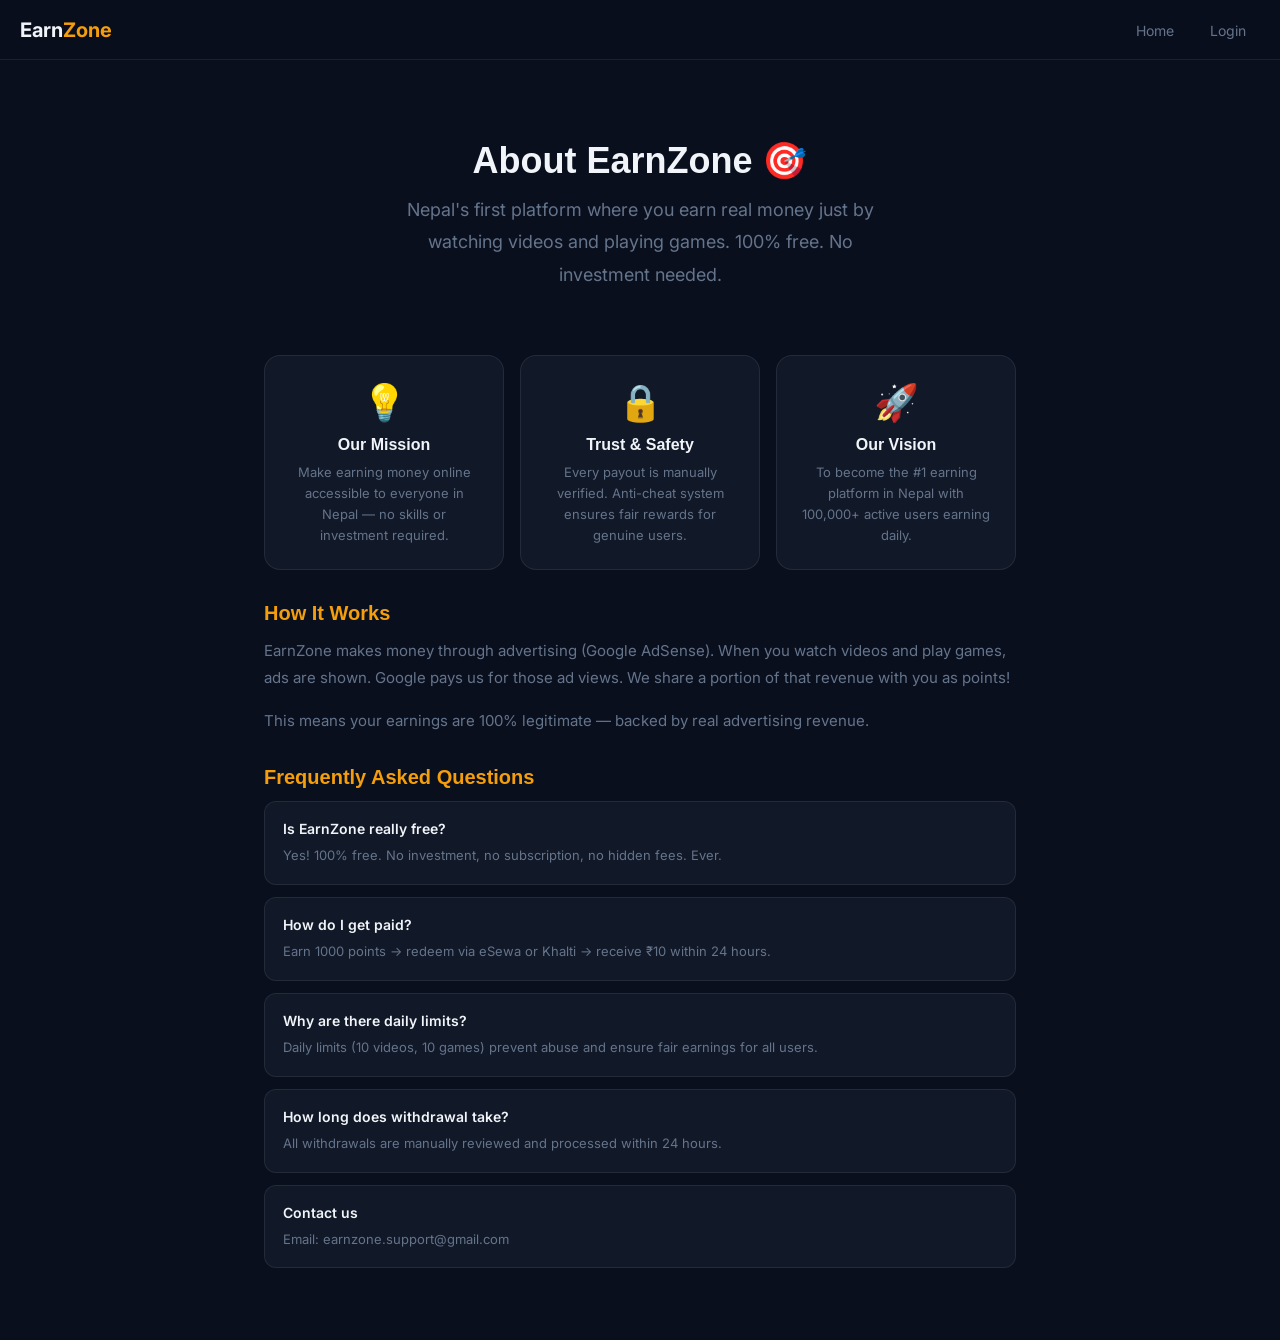
<file: about.html>
<!DOCTYPE html>
<html lang="en">
<head>
  <meta charset="UTF-8" />
  <meta name="viewport" content="width=device-width, initial-scale=1.0" />
  <title>EarnZone — About Us</title>
  <link rel="stylesheet" href="css/style.css" />
  <style>
    .page{padding-top:80px;max-width:800px;margin:0 auto;padding-left:24px;padding-right:24px;padding-bottom:60px}
    h1{font-size:36px;margin-bottom:12px;font-family:'Syne',sans-serif}
    h2{font-size:20px;margin:32px 0 12px;font-family:'Syne',sans-serif;color:var(--gold)}
    p{font-size:15px;color:var(--muted);line-height:1.8;margin-bottom:16px}
    .hero-about{text-align:center;padding:60px 0 40px}
    .hero-about p{font-size:18px;max-width:500px;margin:0 auto}
    .mission-cards{display:grid;grid-template-columns:repeat(auto-fit,minmax(220px,1fr));gap:16px;margin:24px 0}
    .mission-card{background:var(--dark2);border:1px solid var(--border);border-radius:16px;padding:24px;text-align:center}
    .mission-icon{font-size:36px;margin-bottom:12px}
    .mission-title{font-size:16px;font-weight:600;font-family:'Syne',sans-serif;margin-bottom:8px}
    .mission-desc{font-size:13px;color:var(--muted);line-height:1.6}
    .faq-item{background:var(--dark2);border:1px solid var(--border);border-radius:12px;padding:18px;margin-bottom:12px}
    .faq-q{font-size:14px;font-weight:600;margin-bottom:8px}
    .faq-a{font-size:13px;color:var(--muted);line-height:1.6}
  </style>
</head>
<body>
  <nav>
    <div class="logo"><a href="index.html" style="color:inherit;text-decoration:none;">Earn<span>Zone</span></a></div>
    <ul class="nav-links">
      <li><a href="index.html">Home</a></li>
      <li><a href="pages/login.html">Login</a></li>
    </ul>
  </nav>
  <div class="page">
    <div class="hero-about">
      <h1>About EarnZone 🎯</h1>
      <p style="color:var(--muted);">Nepal's first platform where you earn real money just by watching videos and playing games. 100% free. No investment needed.</p>
    </div>

    <div class="mission-cards">
      <div class="mission-card">
        <div class="mission-icon">💡</div>
        <div class="mission-title">Our Mission</div>
        <div class="mission-desc">Make earning money online accessible to everyone in Nepal — no skills or investment required.</div>
      </div>
      <div class="mission-card">
        <div class="mission-icon">🔒</div>
        <div class="mission-title">Trust & Safety</div>
        <div class="mission-desc">Every payout is manually verified. Anti-cheat system ensures fair rewards for genuine users.</div>
      </div>
      <div class="mission-card">
        <div class="mission-icon">🚀</div>
        <div class="mission-title">Our Vision</div>
        <div class="mission-desc">To become the #1 earning platform in Nepal with 100,000+ active users earning daily.</div>
      </div>
    </div>

    <h2>How It Works</h2>
    <p>EarnZone makes money through advertising (Google AdSense). When you watch videos and play games, ads are shown. Google pays us for those ad views. We share a portion of that revenue with you as points!</p>
    <p>This means your earnings are 100% legitimate — backed by real advertising revenue.</p>

    <h2>Frequently Asked Questions</h2>
    <div class="faq-item">
      <div class="faq-q">Is EarnZone really free?</div>
      <div class="faq-a">Yes! 100% free. No investment, no subscription, no hidden fees. Ever.</div>
    </div>
    <div class="faq-item">
      <div class="faq-q">How do I get paid?</div>
      <div class="faq-a">Earn 1000 points → redeem via eSewa or Khalti → receive ₹10 within 24 hours.</div>
    </div>
    <div class="faq-item">
      <div class="faq-q">Why are there daily limits?</div>
      <div class="faq-a">Daily limits (10 videos, 10 games) prevent abuse and ensure fair earnings for all users.</div>
    </div>
    <div class="faq-item">
      <div class="faq-q">How long does withdrawal take?</div>
      <div class="faq-a">All withdrawals are manually reviewed and processed within 24 hours.</div>
    </div>
    <div class="faq-item">
      <div class="faq-q">Contact us</div>
      <div class="faq-a">Email: earnzone.support@gmail.com</div>
    </div>
  </div>
</body>
</html>
</file>
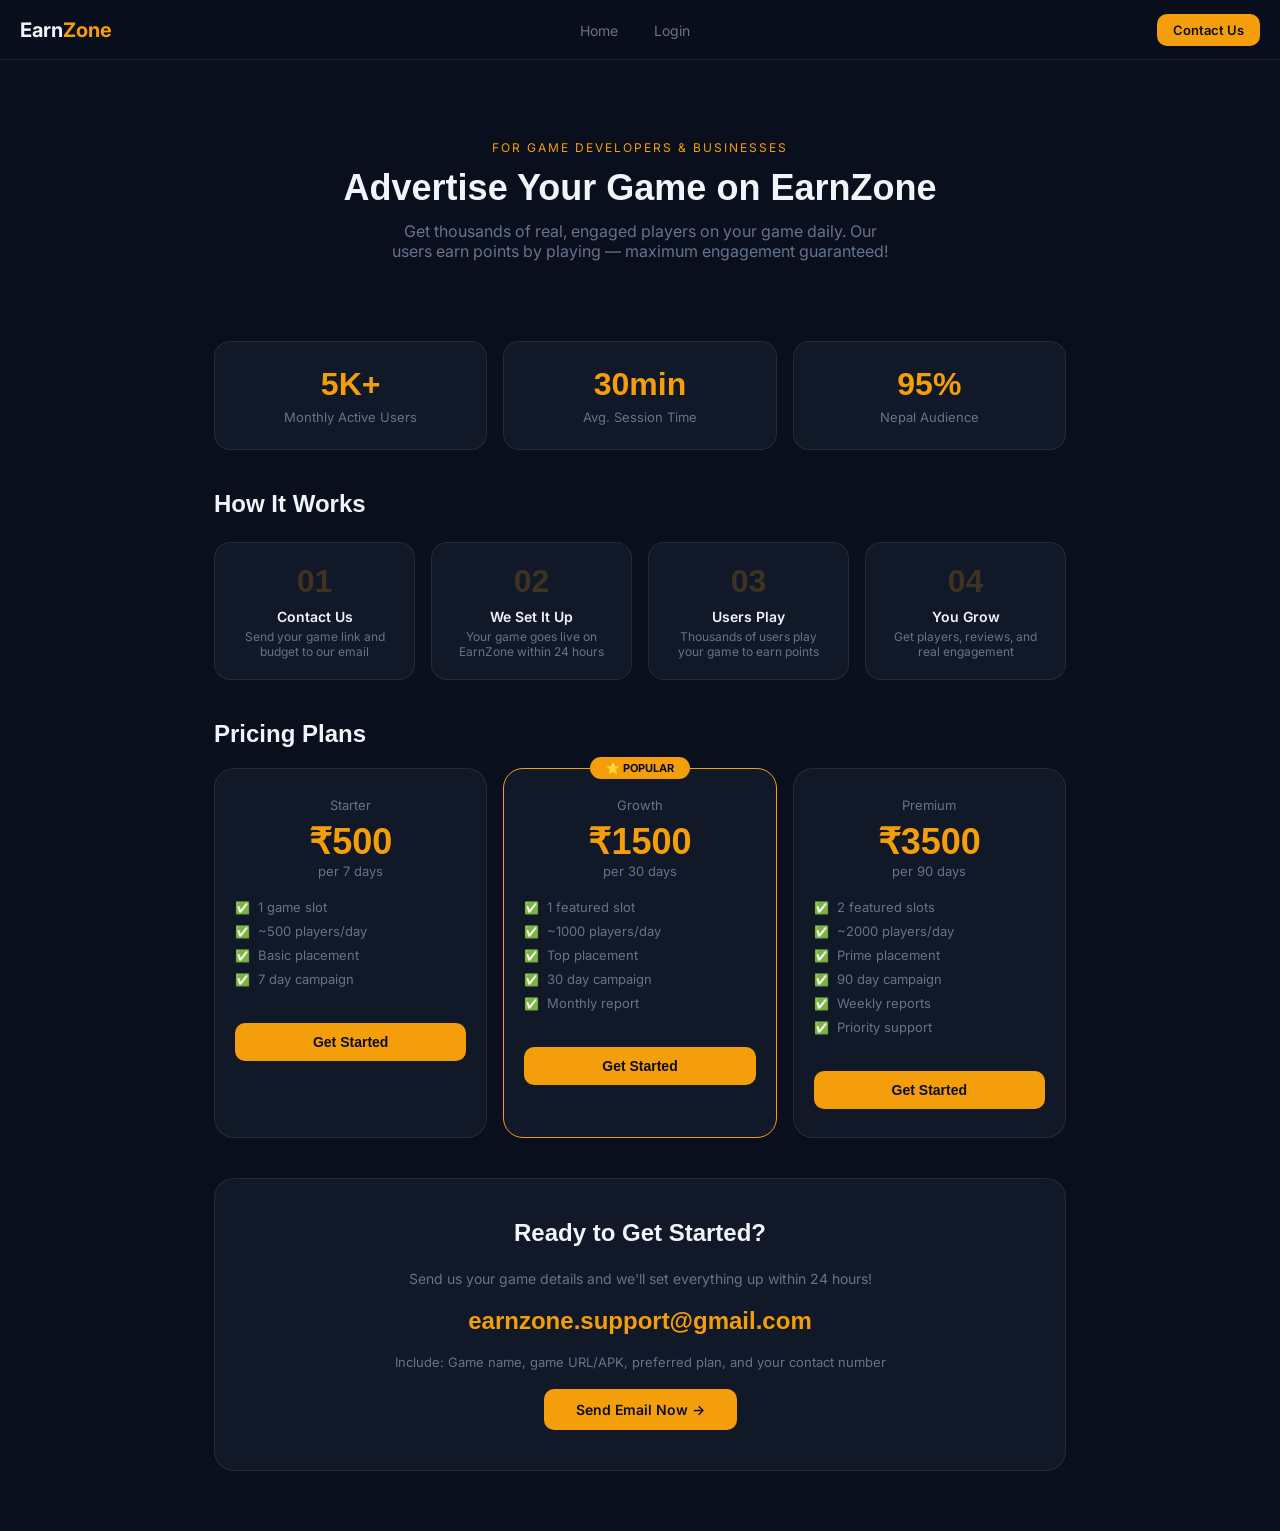
<file: advertise.html>
<!DOCTYPE html>
<html lang="en">
<head>
  <meta charset="UTF-8" />
  <meta name="viewport" content="width=device-width, initial-scale=1.0" />
  <title>EarnZone — Advertise Your Game</title>
  <link rel="stylesheet" href="css/style.css" />
  <style>
    .page{padding-top:80px;max-width:900px;margin:0 auto;padding-left:24px;padding-right:24px;padding-bottom:60px}
    .hero{text-align:center;padding:60px 0 40px}
    .hero h1{font-size:36px;font-weight:700;font-family:'Syne',sans-serif;margin-bottom:12px}
    .hero p{font-size:16px;color:var(--muted);max-width:500px;margin:0 auto}
    .stats-row{display:grid;grid-template-columns:repeat(3,1fr);gap:16px;margin:40px 0}
    .stat-card{background:var(--dark2);border:1px solid var(--border);border-radius:16px;padding:24px;text-align:center}
    .stat-num{font-size:32px;font-weight:700;color:var(--gold);font-family:'Syne',sans-serif}
    .stat-label{font-size:13px;color:var(--muted);margin-top:6px}
    h2{font-size:24px;font-weight:700;font-family:'Syne',sans-serif;margin:40px 0 20px}
    .price-grid{display:grid;grid-template-columns:repeat(auto-fit,minmax(200px,1fr));gap:16px;margin-bottom:40px}
    .price-card{background:var(--dark2);border:1px solid var(--border);border-radius:20px;padding:28px 20px;text-align:center;transition:all 0.2s;position:relative}
    .price-card:hover{border-color:var(--gold);transform:translateY(-4px)}
    .price-card.popular{border-color:var(--gold)}
    .popular-tag{position:absolute;top:-12px;left:50%;transform:translateX(-50%);background:var(--gold);color:var(--dark);font-size:11px;font-weight:700;padding:4px 16px;border-radius:999px}
    .price-duration{font-size:13px;color:var(--muted);margin-bottom:8px}
    .price-amount{font-size:36px;font-weight:700;color:var(--gold);font-family:'Syne',sans-serif}
    .price-period{font-size:13px;color:var(--muted)}
    .price-features{list-style:none;margin:16px 0;text-align:left}
    .price-features li{font-size:13px;color:var(--muted);padding:4px 0;display:flex;align-items:center;gap:8px}
    .price-features li::before{content:'✅';font-size:12px}
    .price-btn{width:100%;padding:11px;background:var(--gold);color:var(--dark);border:none;border-radius:10px;font-size:14px;font-weight:600;cursor:pointer;font-family:'Syne',sans-serif;margin-top:16px}
    .contact-section{background:var(--dark2);border:1px solid var(--border);border-radius:20px;padding:40px;text-align:center;margin-top:40px}
    .contact-section h2{margin-top:0}
    .contact-email{font-size:24px;font-weight:700;color:var(--gold);font-family:'Syne',sans-serif;margin:16px 0}
    .contact-section p{font-size:14px;color:var(--muted);line-height:1.7}
    .how-steps{display:grid;grid-template-columns:repeat(auto-fit,minmax(200px,1fr));gap:16px;margin:24px 0}
    .step{background:var(--dark2);border:1px solid var(--border);border-radius:16px;padding:20px;text-align:center}
    .step-num{font-size:32px;font-weight:700;color:rgba(245,158,11,0.2);font-family:'Syne',sans-serif}
    .step-title{font-size:14px;font-weight:600;margin:8px 0 4px}
    .step-desc{font-size:12px;color:var(--muted)}
  </style>
</head>
<body>
  <nav>
    <div class="logo"><a href="index.html" style="color:inherit;text-decoration:none;">Earn<span>Zone</span></a></div>
    <ul class="nav-links">
      <li><a href="index.html">Home</a></li>
      <li><a href="pages/login.html">Login</a></li>
    </ul>
    <div class="nav-right">
      <a href="mailto:earnzone.support@gmail.com" class="btn btn-gold" style="font-size:13px;padding:8px 16px;">Contact Us</a>
    </div>
  </nav>

  <div class="page">
    <div class="hero">
      <div style="font-size:12px;color:var(--gold);letter-spacing:2px;text-transform:uppercase;margin-bottom:12px;">For Game Developers & Businesses</div>
      <h1>Advertise Your Game on EarnZone</h1>
      <p>Get thousands of real, engaged players on your game daily. Our users earn points by playing — maximum engagement guaranteed!</p>
    </div>

    <div class="stats-row">
      <div class="stat-card">
        <div class="stat-num">5K+</div>
        <div class="stat-label">Monthly Active Users</div>
      </div>
      <div class="stat-card">
        <div class="stat-num">30min</div>
        <div class="stat-label">Avg. Session Time</div>
      </div>
      <div class="stat-card">
        <div class="stat-num">95%</div>
        <div class="stat-label">Nepal Audience</div>
      </div>
    </div>

    <h2>How It Works</h2>
    <div class="how-steps">
      <div class="step">
        <div class="step-num">01</div>
        <div class="step-title">Contact Us</div>
        <div class="step-desc">Send your game link and budget to our email</div>
      </div>
      <div class="step">
        <div class="step-num">02</div>
        <div class="step-title">We Set It Up</div>
        <div class="step-desc">Your game goes live on EarnZone within 24 hours</div>
      </div>
      <div class="step">
        <div class="step-num">03</div>
        <div class="step-title">Users Play</div>
        <div class="step-desc">Thousands of users play your game to earn points</div>
      </div>
      <div class="step">
        <div class="step-num">04</div>
        <div class="step-title">You Grow</div>
        <div class="step-desc">Get players, reviews, and real engagement</div>
      </div>
    </div>

    <h2>Pricing Plans</h2>
    <div class="price-grid">
      <div class="price-card">
        <div class="price-duration">Starter</div>
        <div class="price-amount">₹500</div>
        <div class="price-period">per 7 days</div>
        <ul class="price-features">
          <li>1 game slot</li>
          <li>~500 players/day</li>
          <li>Basic placement</li>
          <li>7 day campaign</li>
        </ul>
        <button class="price-btn" onclick="window.location.href='mailto:earnzone.support@gmail.com?subject=Starter Plan'">Get Started</button>
      </div>
      <div class="price-card popular">
        <div class="popular-tag">⭐ POPULAR</div>
        <div class="price-duration">Growth</div>
        <div class="price-amount">₹1500</div>
        <div class="price-period">per 30 days</div>
        <ul class="price-features">
          <li>1 featured slot</li>
          <li>~1000 players/day</li>
          <li>Top placement</li>
          <li>30 day campaign</li>
          <li>Monthly report</li>
        </ul>
        <button class="price-btn" onclick="window.location.href='mailto:earnzone.support@gmail.com?subject=Growth Plan'">Get Started</button>
      </div>
      <div class="price-card">
        <div class="price-duration">Premium</div>
        <div class="price-amount">₹3500</div>
        <div class="price-period">per 90 days</div>
        <ul class="price-features">
          <li>2 featured slots</li>
          <li>~2000 players/day</li>
          <li>Prime placement</li>
          <li>90 day campaign</li>
          <li>Weekly reports</li>
          <li>Priority support</li>
        </ul>
        <button class="price-btn" onclick="window.location.href='mailto:earnzone.support@gmail.com?subject=Premium Plan'">Get Started</button>
      </div>
    </div>

    <div class="contact-section">
      <h2>Ready to Get Started?</h2>
      <p>Send us your game details and we'll set everything up within 24 hours!</p>
      <div class="contact-email">earnzone.support@gmail.com</div>
      <p style="font-size:13px;">Include: Game name, game URL/APK, preferred plan, and your contact number</p>
      <button class="btn btn-gold" style="margin-top:16px;padding:12px 32px;" onclick="window.location.href='mailto:earnzone.support@gmail.com?subject=Game Advertising Inquiry&body=Game Name: %0AGame URL: %0APlan: %0AContact: '">Send Email Now →</button>
    </div>
  </div>
</body>
</html>
</file>
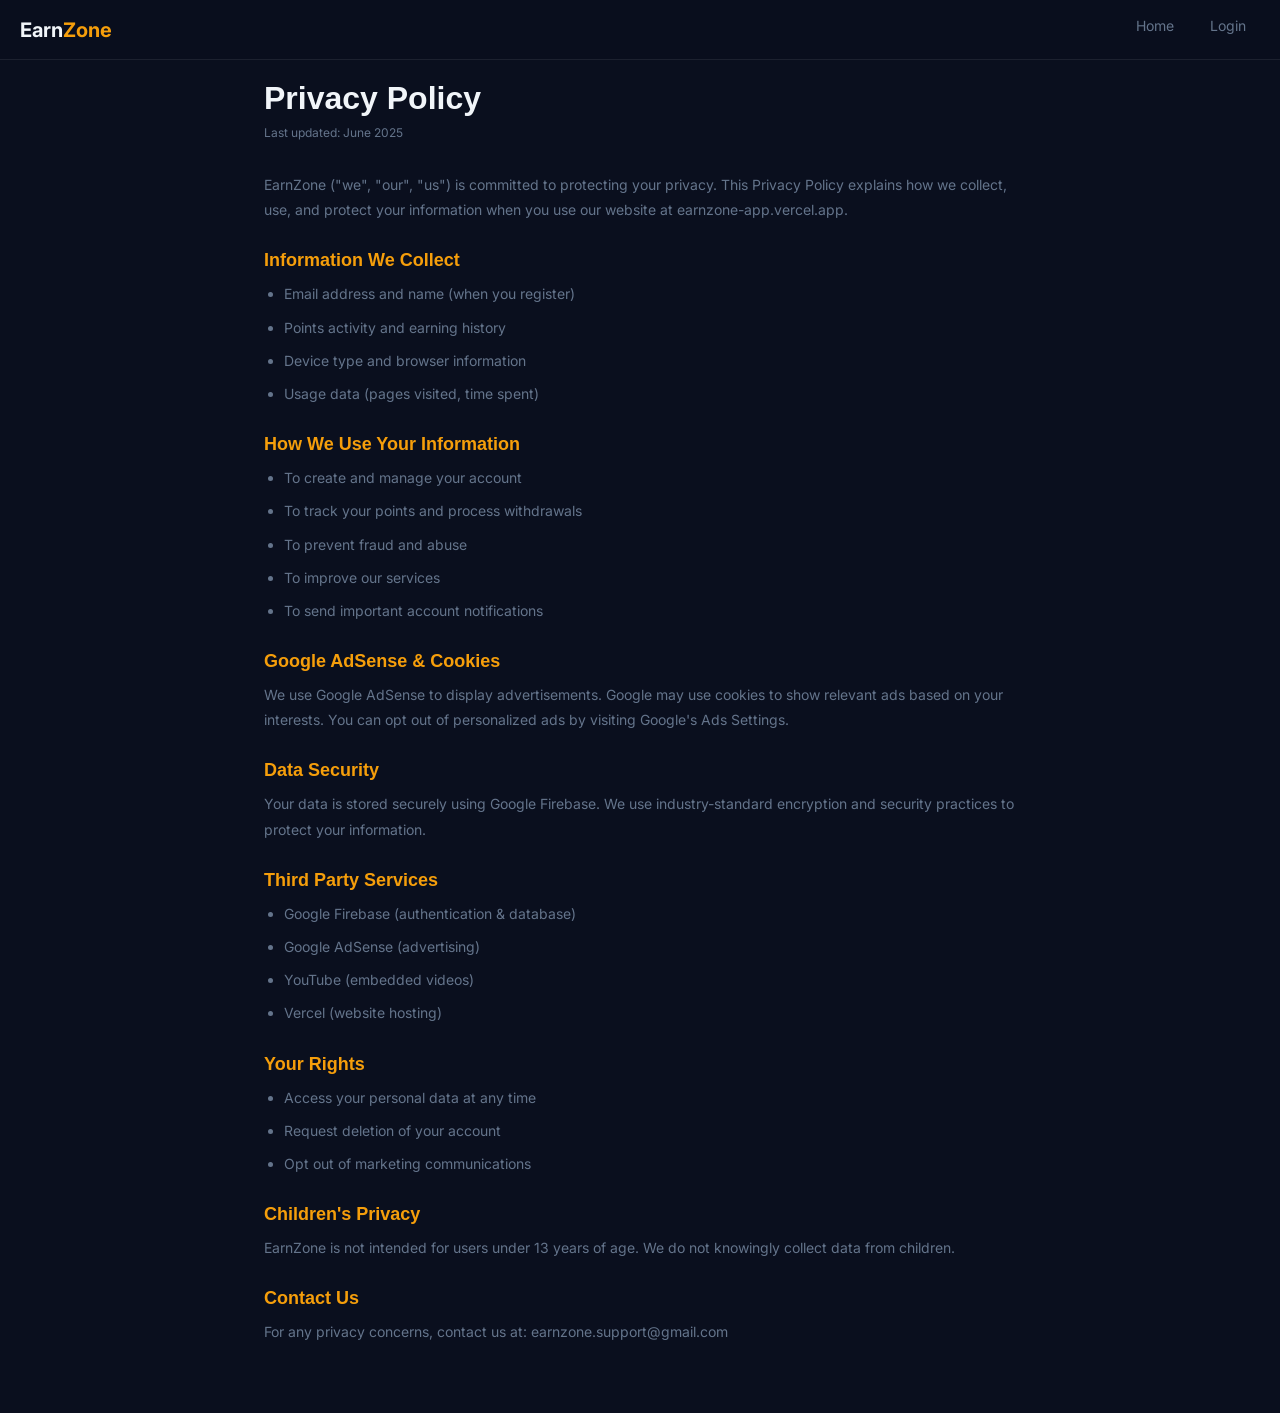
<file: privacy.html>
<!DOCTYPE html>
<html lang="en">
<head>
  <meta charset="UTF-8" />
  <meta name="viewport" content="width=device-width, initial-scale=1.0" />
  <title>EarnZone — Privacy Policy</title>
  <link rel="stylesheet" href="css/style.css" />
  <style>
    .page{padding-top:80px;max-width:800px;margin:0 auto;padding-left:24px;padding-right:24px;padding-bottom:60px}
    h1{font-size:32px;margin-bottom:8px;font-family:'Syne',sans-serif}
    h2{font-size:18px;margin:28px 0 10px;font-family:'Syne',sans-serif;color:var(--gold)}
    p,li{font-size:14px;color:var(--muted);line-height:1.8;margin-bottom:8px}
    ul{padding-left:20px}
    .last-updated{font-size:12px;color:var(--muted);margin-bottom:32px}
  </style>
</head>
<body>
  <nav>
    <div class="logo"><a href="index.html" style="color:inherit;text-decoration:none;">Earn<span>Zone</span></a></div>
    <ul class="nav-links">
      <li><a href="index.html">Home</a></li>
      <li><a href="pages/login.html">Login</a></li>
    </ul>
  </nav>
  <div class="page">
    <h1>Privacy Policy</h1>
    <div class="last-updated">Last updated: June 2025</div>
    <p>EarnZone ("we", "our", "us") is committed to protecting your privacy. This Privacy Policy explains how we collect, use, and protect your information when you use our website at earnzone-app.vercel.app.</p>
    <h2>Information We Collect</h2>
    <ul>
      <li>Email address and name (when you register)</li>
      <li>Points activity and earning history</li>
      <li>Device type and browser information</li>
      <li>Usage data (pages visited, time spent)</li>
    </ul>
    <h2>How We Use Your Information</h2>
    <ul>
      <li>To create and manage your account</li>
      <li>To track your points and process withdrawals</li>
      <li>To prevent fraud and abuse</li>
      <li>To improve our services</li>
      <li>To send important account notifications</li>
    </ul>
    <h2>Google AdSense & Cookies</h2>
    <p>We use Google AdSense to display advertisements. Google may use cookies to show relevant ads based on your interests. You can opt out of personalized ads by visiting Google's Ads Settings.</p>
    <h2>Data Security</h2>
    <p>Your data is stored securely using Google Firebase. We use industry-standard encryption and security practices to protect your information.</p>
    <h2>Third Party Services</h2>
    <ul>
      <li>Google Firebase (authentication & database)</li>
      <li>Google AdSense (advertising)</li>
      <li>YouTube (embedded videos)</li>
      <li>Vercel (website hosting)</li>
    </ul>
    <h2>Your Rights</h2>
    <ul>
      <li>Access your personal data at any time</li>
      <li>Request deletion of your account</li>
      <li>Opt out of marketing communications</li>
    </ul>
    <h2>Children's Privacy</h2>
    <p>EarnZone is not intended for users under 13 years of age. We do not knowingly collect data from children.</p>
    <h2>Contact Us</h2>
    <p>For any privacy concerns, contact us at: earnzone.support@gmail.com</p>
  </div>
</body>
</html>
</file>
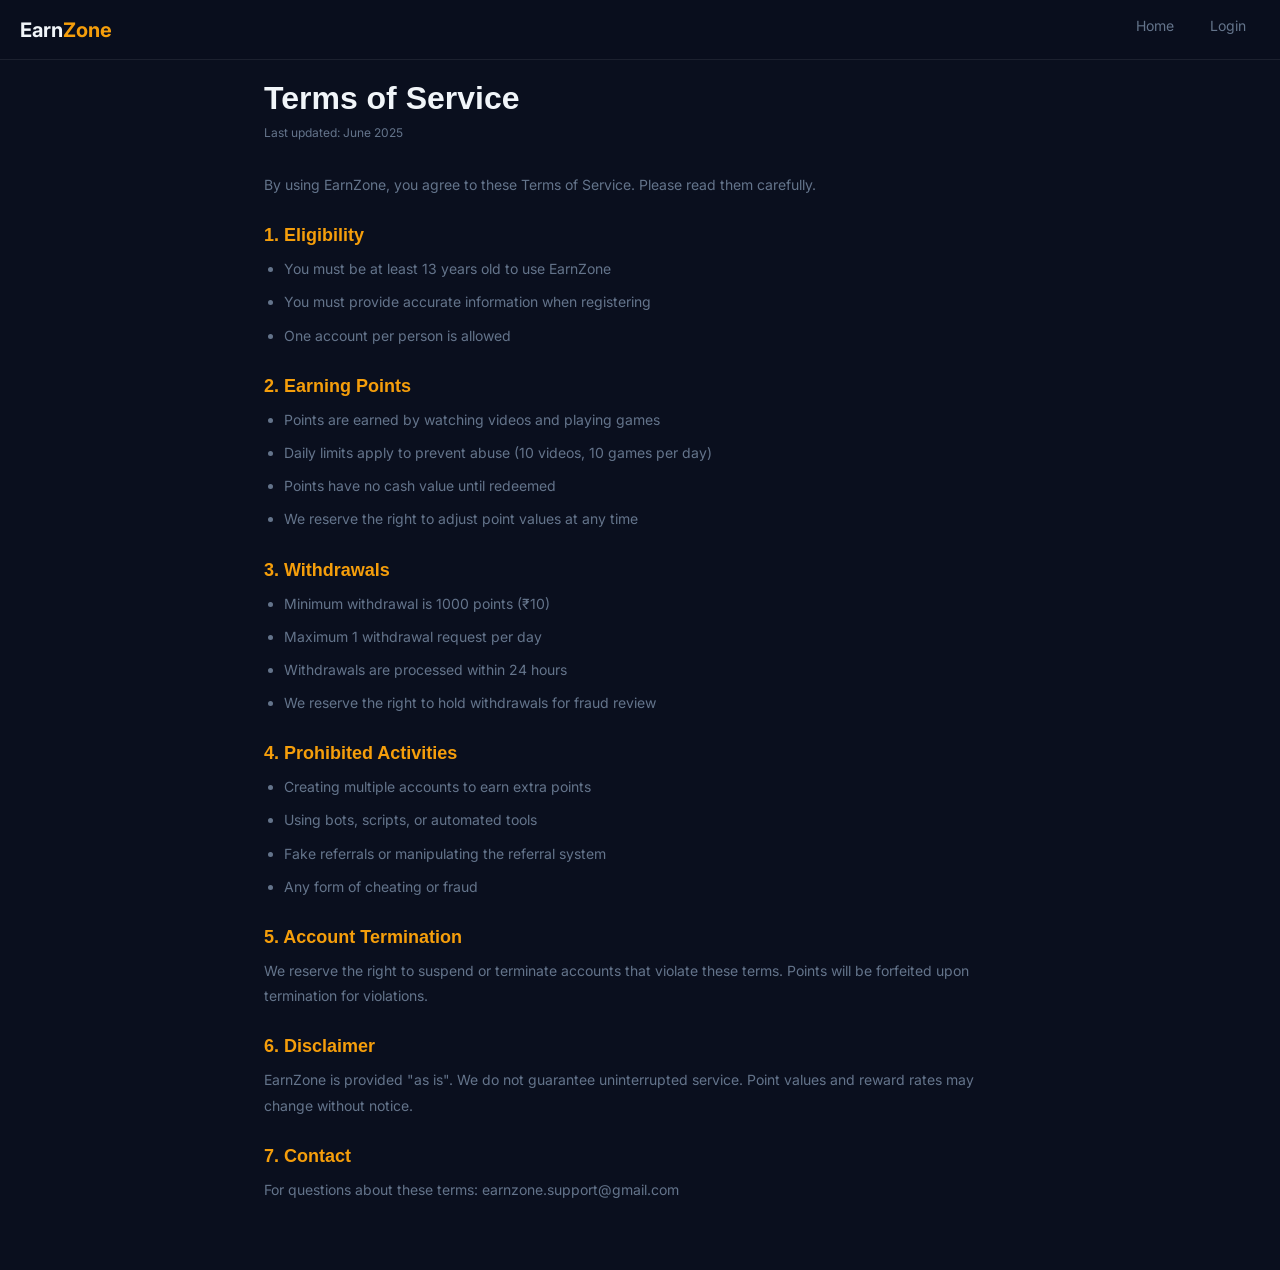
<file: terms.html>
<!DOCTYPE html>
<html lang="en">
<head>
  <meta charset="UTF-8" />
  <meta name="viewport" content="width=device-width, initial-scale=1.0" />
  <title>EarnZone — Terms of Service</title>
  <link rel="stylesheet" href="css/style.css" />
  <style>
    .page{padding-top:80px;max-width:800px;margin:0 auto;padding-left:24px;padding-right:24px;padding-bottom:60px}
    h1{font-size:32px;margin-bottom:8px;font-family:'Syne',sans-serif}
    h2{font-size:18px;margin:28px 0 10px;font-family:'Syne',sans-serif;color:var(--gold)}
    p,li{font-size:14px;color:var(--muted);line-height:1.8;margin-bottom:8px}
    ul{padding-left:20px}
    .last-updated{font-size:12px;color:var(--muted);margin-bottom:32px}
  </style>
</head>
<body>
  <nav>
    <div class="logo"><a href="index.html" style="color:inherit;text-decoration:none;">Earn<span>Zone</span></a></div>
    <ul class="nav-links">
      <li><a href="index.html">Home</a></li>
      <li><a href="pages/login.html">Login</a></li>
    </ul>
  </nav>
  <div class="page">
    <h1>Terms of Service</h1>
    <div class="last-updated">Last updated: June 2025</div>
    <p>By using EarnZone, you agree to these Terms of Service. Please read them carefully.</p>
    <h2>1. Eligibility</h2>
    <ul>
      <li>You must be at least 13 years old to use EarnZone</li>
      <li>You must provide accurate information when registering</li>
      <li>One account per person is allowed</li>
    </ul>
    <h2>2. Earning Points</h2>
    <ul>
      <li>Points are earned by watching videos and playing games</li>
      <li>Daily limits apply to prevent abuse (10 videos, 10 games per day)</li>
      <li>Points have no cash value until redeemed</li>
      <li>We reserve the right to adjust point values at any time</li>
    </ul>
    <h2>3. Withdrawals</h2>
    <ul>
      <li>Minimum withdrawal is 1000 points (₹10)</li>
      <li>Maximum 1 withdrawal request per day</li>
      <li>Withdrawals are processed within 24 hours</li>
      <li>We reserve the right to hold withdrawals for fraud review</li>
    </ul>
    <h2>4. Prohibited Activities</h2>
    <ul>
      <li>Creating multiple accounts to earn extra points</li>
      <li>Using bots, scripts, or automated tools</li>
      <li>Fake referrals or manipulating the referral system</li>
      <li>Any form of cheating or fraud</li>
    </ul>
    <h2>5. Account Termination</h2>
    <p>We reserve the right to suspend or terminate accounts that violate these terms. Points will be forfeited upon termination for violations.</p>
    <h2>6. Disclaimer</h2>
    <p>EarnZone is provided "as is". We do not guarantee uninterrupted service. Point values and reward rates may change without notice.</p>
    <h2>7. Contact</h2>
    <p>For questions about these terms: earnzone.support@gmail.com</p>
  </div>
</body>
</html>
</file>
<file: css/style.css>
@import url('https://fonts.googleapis.com/css2?family=Inter:wght@300;400;500;600;700&display=swap');

* { margin: 0; padding: 0; box-sizing: border-box; }

:root {
  --gold: #f59e0b;
  --gold-dark: #d97706;
  --dark: #0a0f1e;
  --dark2: #111827;
  --dark3: #1e293b;
  --border: rgba(255,255,255,0.08);
  --text: #f1f5f9;
  --muted: #64748b;
  --success: #10b981;
  --danger: #ef4444;
}

body {
  font-family: 'Inter', sans-serif;
  background: var(--dark);
  color: var(--text);
  min-height: 100vh;
}

/* NAVBAR */
nav {
  position: fixed; top: 0; left: 0; right: 0; z-index: 100;
  background: rgba(10,15,30,0.95);
  backdrop-filter: blur(12px);
  border-bottom: 1px solid var(--border);
  padding: 0 20px; height: 60px;
  display: flex; align-items: center; justify-content: space-between;
}
.logo { font-size: 20px; font-weight: 700; color: var(--text); text-decoration: none; }
.logo span { color: var(--gold); }
.nav-links { display: flex; gap: 8px; list-style: none; }
.nav-links a {
  color: var(--muted); text-decoration: none;
  font-size: 14px; padding: 6px 14px; border-radius: 8px;
  transition: all 0.2s;
}
.nav-links a:hover, .nav-links a.active { color: var(--text); background: var(--dark3); }
.nav-right { display: flex; align-items: center; gap: 10px; }
.pts-pill {
  background: var(--dark3); border: 1px solid var(--border);
  border-radius: 999px; padding: 5px 12px;
  font-size: 13px; color: var(--gold); font-weight: 600;
  display: flex; align-items: center; gap: 5px;
}

/* BUTTONS */
.btn {
  padding: 9px 20px; border-radius: 10px; font-size: 14px;
  font-weight: 600; cursor: pointer; border: none;
  transition: all 0.2s; font-family: 'Inter', sans-serif;
  text-decoration: none; display: inline-block;
}
.btn-gold { background: var(--gold); color: var(--dark); }
.btn-gold:hover { background: var(--gold-dark); transform: translateY(-1px); }
.btn-outline { background: transparent; border: 1px solid var(--border); color: var(--text); }
.btn-outline:hover { border-color: var(--gold); color: var(--gold); }

/* PAGE */
.page { padding-top: 60px; }

/* CARDS */
.card {
  background: var(--dark2); border: 1px solid var(--border);
  border-radius: 16px; padding: 20px;
}

/* FORM ELEMENTS */
input, select {
  width: 100%; padding: 11px 14px;
  background: var(--dark3); border: 1px solid var(--border);
  border-radius: 10px; color: var(--text); font-size: 14px;
  font-family: 'Inter', sans-serif; outline: none;
  transition: border-color 0.2s;
}
input:focus, select:focus { border-color: var(--gold); }
input::placeholder { color: var(--muted); }
label { display: block; font-size: 13px; color: var(--muted); margin-bottom: 6px; }

/* TOAST */
.toast {
  position: fixed; bottom: 24px; left: 50%;
  transform: translateX(-50%);
  background: var(--dark3); border: 1px solid var(--border);
  color: var(--gold); padding: 10px 20px;
  border-radius: 999px; font-size: 13px; font-weight: 500;
  display: none; z-index: 9999; white-space: nowrap;
}

/* ANIMATIONS */
@keyframes fadeUp {
  from { opacity: 0; transform: translateY(16px); }
  to { opacity: 1; transform: translateY(0); }
}
.fade-up { animation: fadeUp 0.4s ease both; }

/* MOBILE */
@media (max-width: 640px) {
  .nav-links { display: none; }
  nav { padding: 0 16px; }
}
</file>
